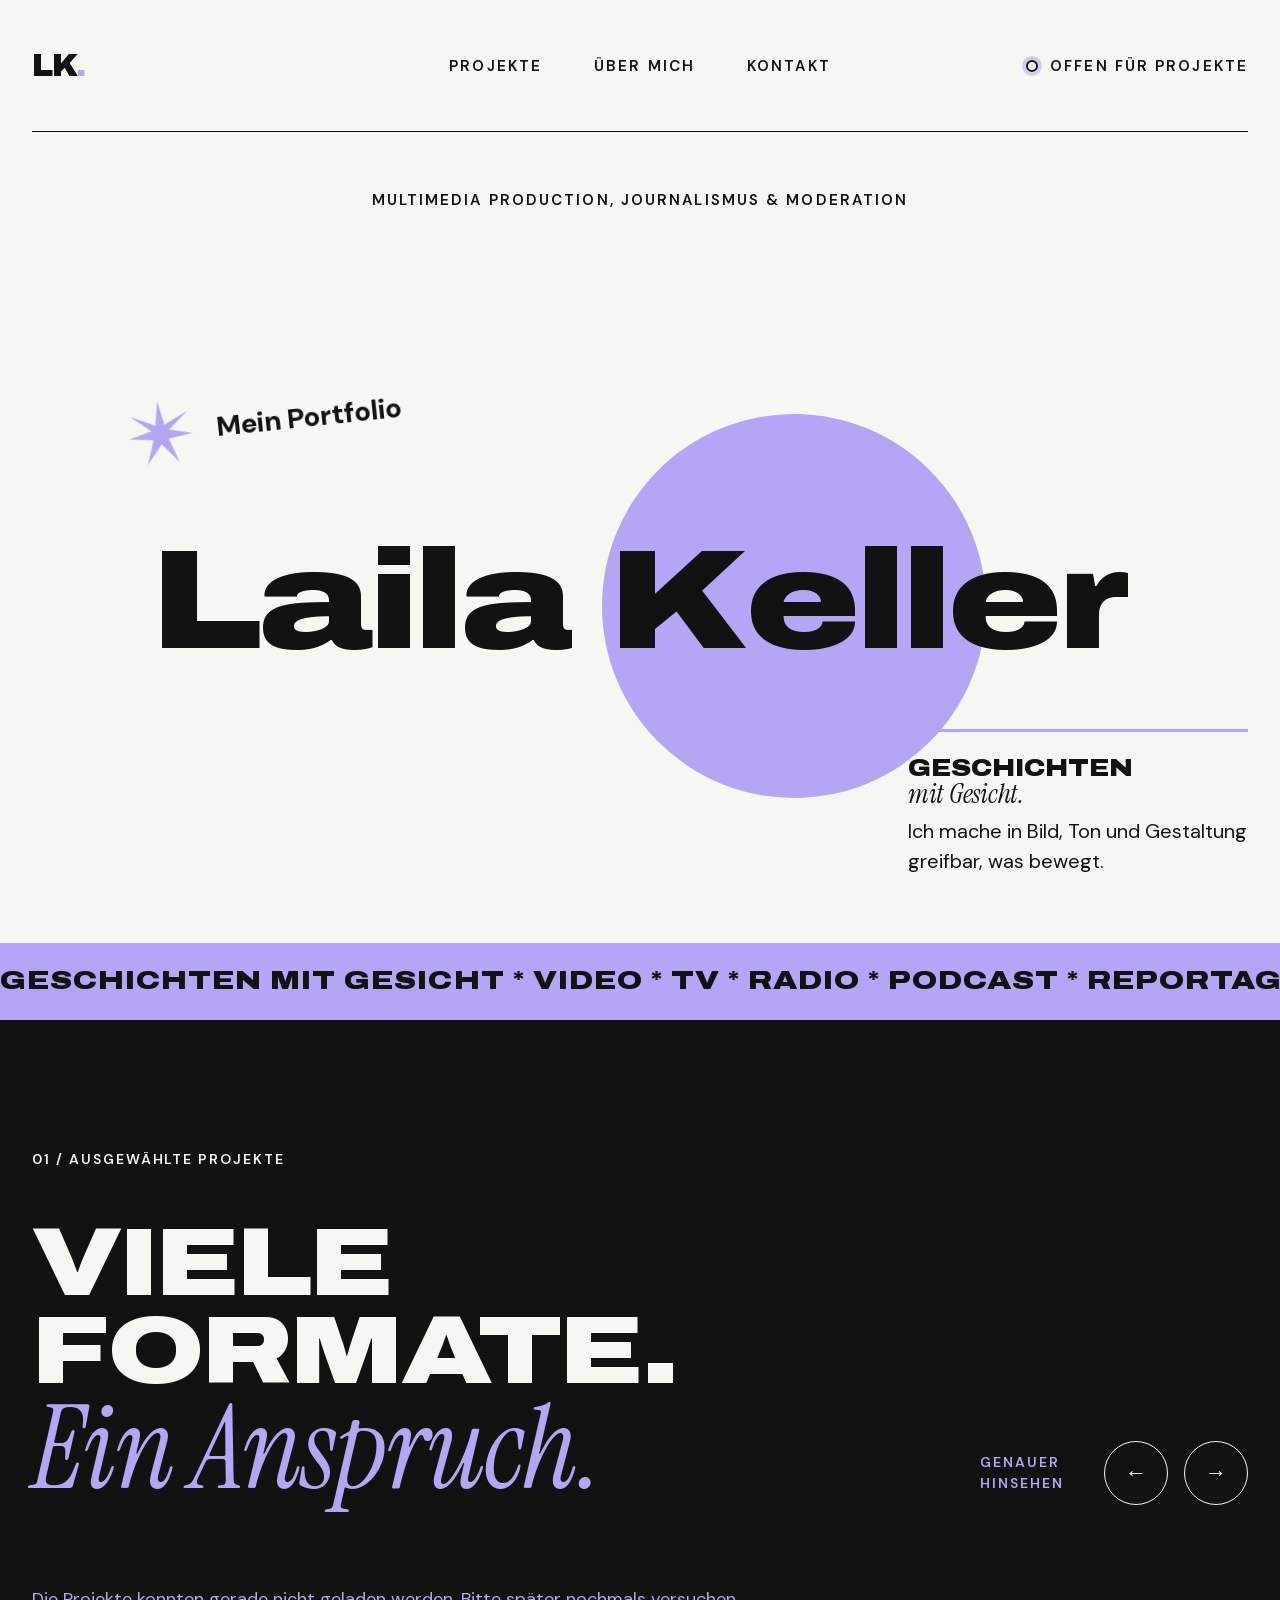
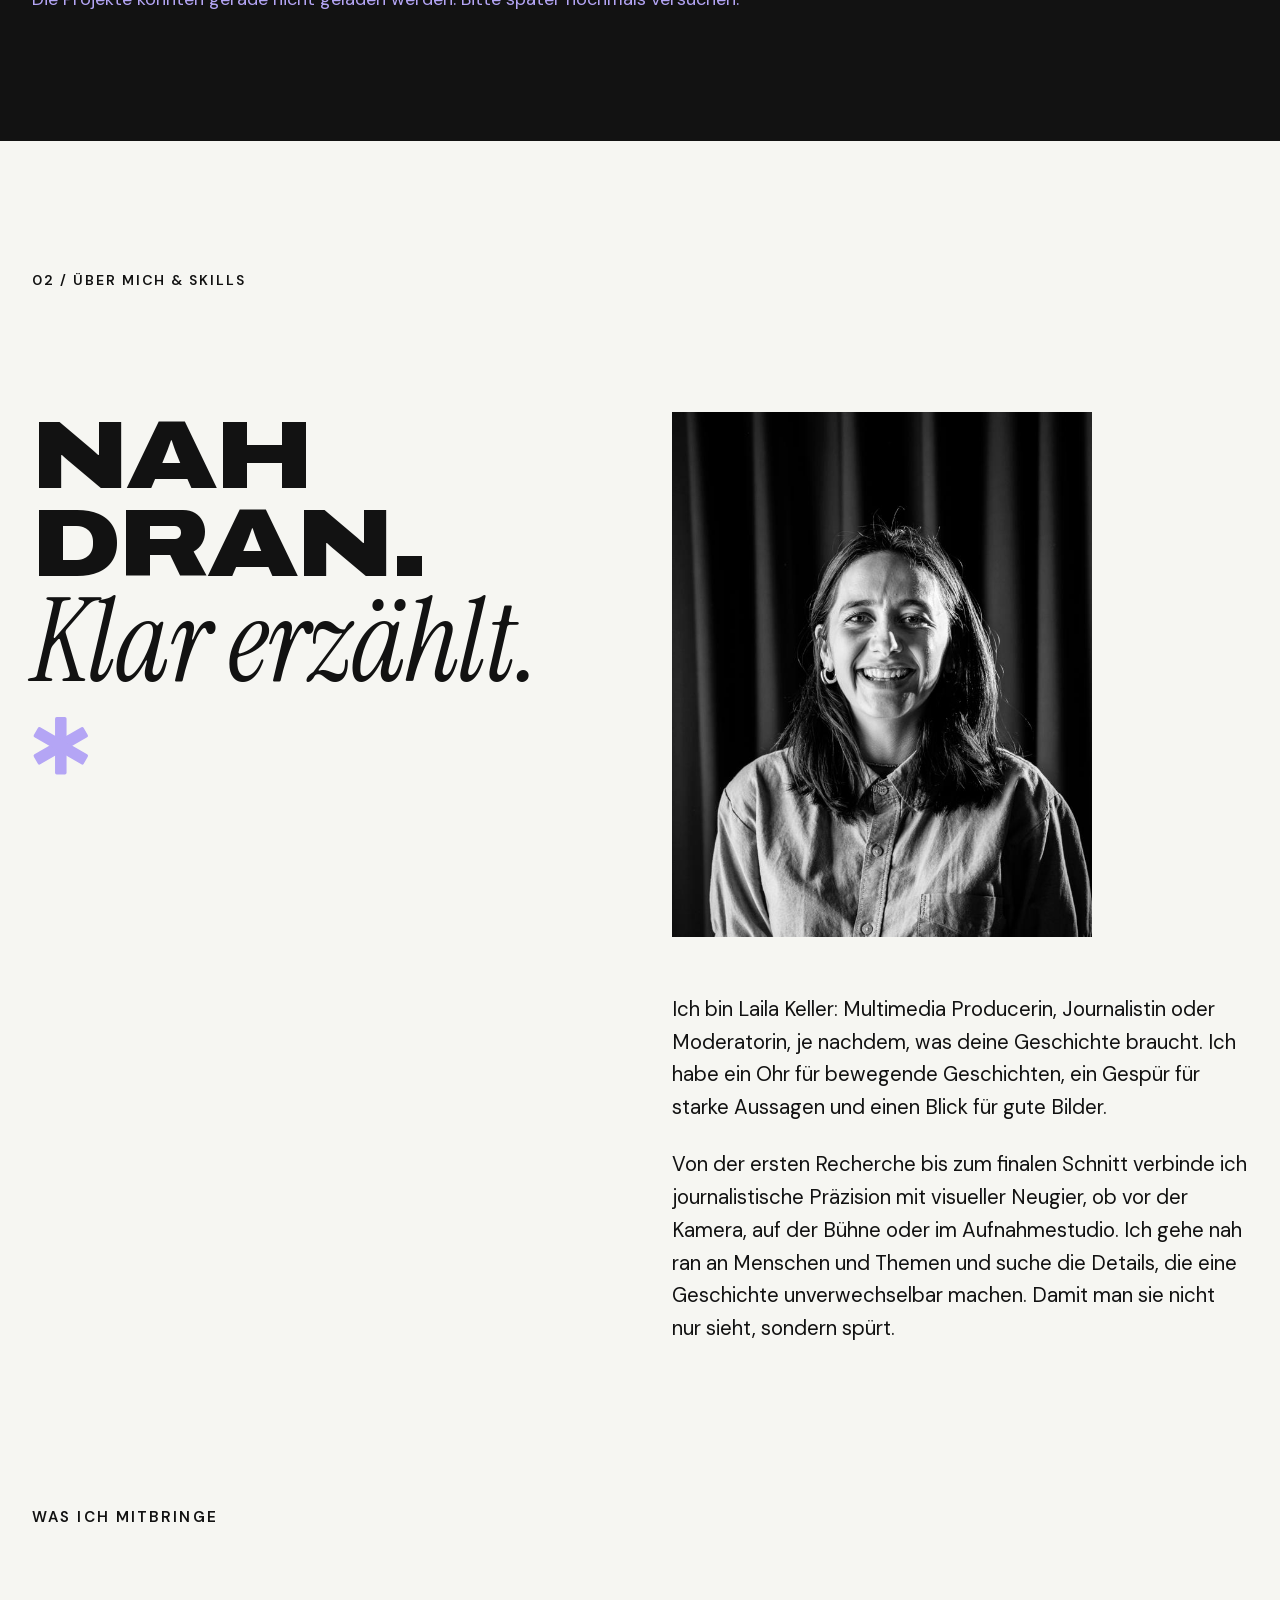
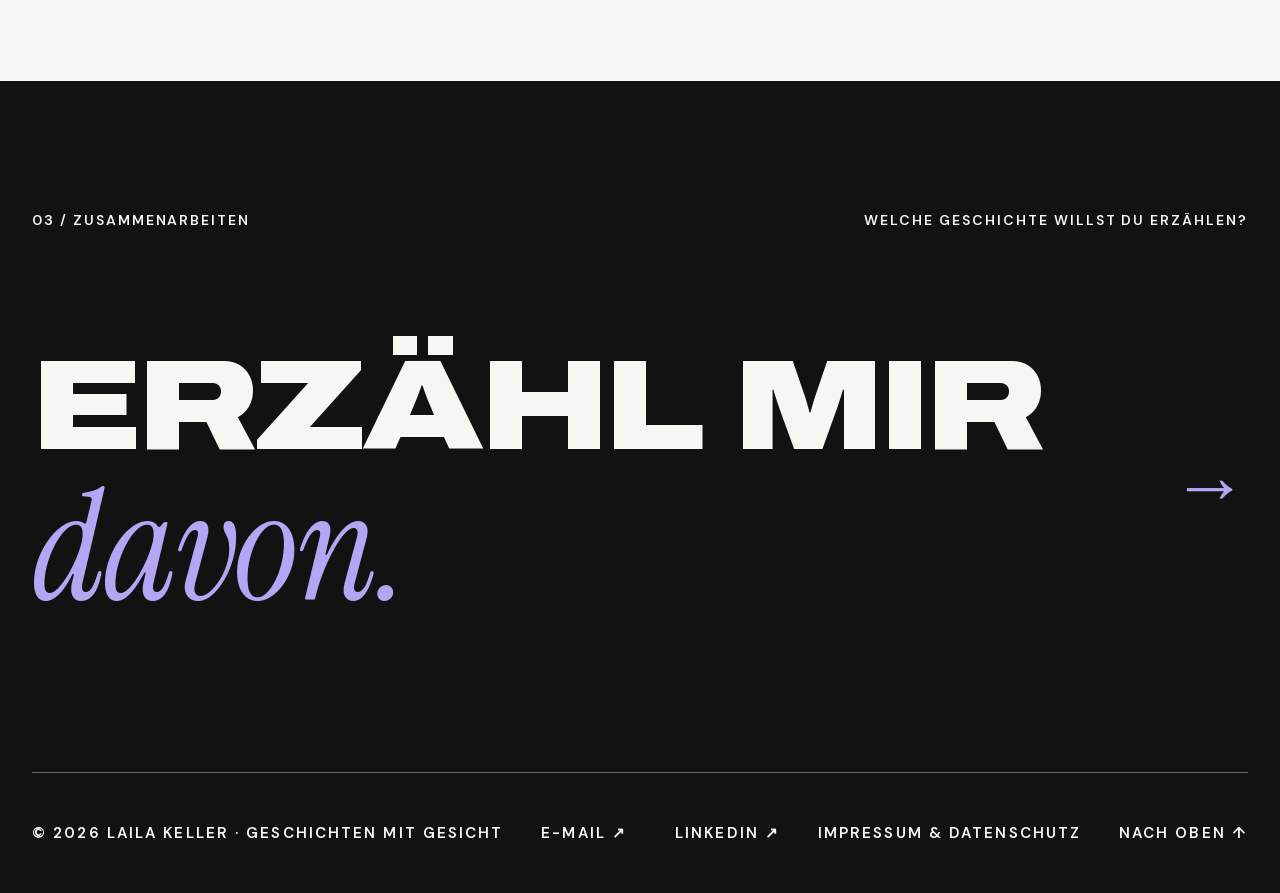
<file: index.html>
<!DOCTYPE html>
<html lang="de">
<head>
  <meta charset="UTF-8">
  <meta name="viewport" content="width=device-width, initial-scale=1.0">
  <title>Laila Keller · Geschichten mit Gesicht</title>
  <!-- Favicon: lila Stern im Browser-Tab (SVG für moderne Browser, PNG als Ersatz).
       Auf dem iPhone-Home-Bildschirm erscheint stattdessen das LK.-Logo. -->
  <link rel="icon" href="images/favicon.svg" type="image/svg+xml">
  <link rel="icon" href="images/favicon-32.png" sizes="32x32" type="image/png">
  <link rel="apple-touch-icon" href="images/apple-touch-icon.png">
  <meta name="apple-mobile-web-app-title" content="Laila Keller">
  <!-- Hauptadresse für Google: auch wer /index.html aufruft, ist dieselbe Seite -->
  <link rel="canonical" href="https://lailakeller.ch/">
  <meta name="description" content="Geschichten mit Gesicht: Portfolio von Laila Keller, Multimedia Production, Journalismus &amp; Moderation. Reportage, TV, Radio, Podcast und Design.">
  <!-- Vorschau beim Teilen (WhatsApp, LinkedIn, Signal, Slack …): "Open Graph".
       Diese Dienste lesen nur das HTML, kein JavaScript. Bild und Adresse
       deshalb vollständig mit https://lailakeller.ch angeben. -->
  <meta property="og:type" content="website">
  <meta property="og:site_name" content="Laila Keller">
  <meta property="og:locale" content="de_CH">
  <meta property="og:title" content="Laila Keller · Geschichten mit Gesicht">
  <meta property="og:description" content="Portfolio von Laila Keller: Multimedia Production, Journalismus und Moderation. Reportage, TV, Radio, Podcast und Design.">
  <meta property="og:url" content="https://lailakeller.ch/">
  <meta property="og:image" content="https://lailakeller.ch/images/og-bild.jpg">
  <meta property="og:image:width" content="1200">
  <meta property="og:image:height" content="630">
  <meta property="og:image:alt" content="Laila Keller, Geschichten mit Gesicht">
  <meta name="twitter:card" content="summary_large_image">

  <!-- Schriften: Archivo (Headlines), DM Sans (Fliesstext) und Instrument Serif
       kursiv (Akzent). Sie liegen auf dem eigenen Server, siehe css/schriften.css -->
  <link rel="stylesheet" href="css/schriften.css">

  <link rel="stylesheet" href="css/style.css">
</head>
<body>

  <!-- ===================== HEADER ===================== -->
  <header class="site-header">
    <div class="header-bar">
      <a href="#top" class="logo" aria-label="Zur Startseite">LK<span>.</span></a>

      <!-- Hamburger-Button: nur auf dem Handy sichtbar -->
      <button class="nav-toggle" aria-label="Menü öffnen" aria-expanded="false">
        <span></span><span></span>
      </button>

      <nav class="main-nav">
        <a href="#projekte">Projekte</a>
        <a href="#about">Über mich</a>
        <a href="#kontakt">Kontakt</a>
      </nav>

      <!-- Der Text kommt aus dem CMS (main.js lädt ihn). Bis dahin steht dieser Standardtext da. -->
      <p class="status"><span class="status-dot"></span><span class="status-text">Offen für Projekte</span></p>
    </div>
    <!-- Die zwei Teile bleiben je zusammen (white-space: nowrap). Ist zu wenig Platz,
         bricht die Zeile nach dem Komma um statt mitten in "Journalismus & Moderation". -->
    <p class="header-subline"><span class="nowrap">Multimedia Production,</span> <span class="nowrap">Journalismus &amp; Moderation</span></p>
  </header>

  <main id="top">

    <!-- ===================== HERO ===================== -->
    <section class="hero">
      <!-- Lila Kreis hinter dem Namen (nur Dekoration, darum aria-hidden) -->
      <div class="hero-circle" aria-hidden="true"></div>

      <div class="hero-label">
        <!-- Stern als SVG-Grafik -->
        <svg class="star" viewBox="0 0 100 100" aria-hidden="true">
          <polygon points="50,0 57,38 95,20 64,46 100,55 62,60 75,98 50,68 25,98 38,60 0,55 36,46 5,20 43,38" />
        </svg>
        <span>Mein Portfolio</span>
      </div>

      <h1 class="hero-name">Laila Keller</h1>

      <!-- Der Claim, der sich durch die ganze Seite zieht -->
      <p class="hero-claim">
        <strong class="hero-claim-title">Geschichten<span class="headline-accent">mit Gesicht.</span></strong>
        Ich mache in Bild, Ton und Gestaltung greifbar, was bewegt.
      </p>
    </section>

    <!-- ===================== LAUFBAND ===================== -->
    <!-- Der Text steht zweimal drin, damit das Band ohne Lücke endlos weiterläuft.
         Für Screenreader ausgeblendet, weil es nur Dekoration ist. -->
    <div class="ticker" aria-hidden="true">
      <div class="ticker-track">
        <span>Geschichten mit Gesicht * Video * TV * Radio * Podcast * Reportage * Moderation * Design *&nbsp;</span>
        <span>Geschichten mit Gesicht * Video * TV * Radio * Podcast * Reportage * Moderation * Design *&nbsp;</span>
      </div>
    </div>

    <!-- ===================== PROJEKTE ===================== -->
    <section class="work" id="projekte">
      <div class="work-head">
        <div>
          <p class="eyebrow">01 / Ausgewählte Projekte</p>
          <h2 class="headline">Viele Formate.<span class="headline-accent">Ein Anspruch.</span></h2>
        </div>
        <div class="work-controls">
          <!-- Passt zum Claim: Die Bilder bekommen Farbe, wenn man genau hinschaut -->
          <p class="hint">Genauer<br>hinsehen</p>
          <button class="round-btn" data-dir="-1" aria-label="Vorheriges Projekt">&larr;</button>
          <button class="round-btn" data-dir="1" aria-label="Nächstes Projekt">&rarr;</button>
        </div>
      </div>

      <!-- Die Projektkarten kommen aus der Datenbank:
           main.js holt sie über api/projekte.php und füllt sie hier ein. -->
      <div class="work-track"></div>

      <!-- Vorlage für EINE Projektkarte.
           Ein <template> wird vom Browser nicht angezeigt. JavaScript kopiert es
           für jedes Projekt und setzt Titel, Bild usw. ein. -->
      <template id="karten-vorlage">
        <article class="card">
          <div class="card-top">
            <span class="card-kategorie"></span>
            <span class="card-rolle"></span>
          </div>
          <figure class="card-visual">
            <img src="" alt="" loading="lazy">
          </figure>
          <p class="card-client"></p>
          <div class="card-bottom">
            <h3></h3>
            <a href="" class="round-btn dark">&rarr;</a>
          </div>
        </article>
      </template>
    </section>

    <!-- ===================== ABOUT & SKILLS ===================== -->
    <section class="about" id="about">
      <p class="eyebrow">02 / Über mich &amp; Skills</p>

      <div class="about-grid">
        <h2 class="headline">
          Nah<br>dran.<span class="headline-accent">Klar erzählt.</span>
          <svg class="asterisk" viewBox="0 0 100 100" aria-hidden="true">
            <rect x="40" y="0" width="20" height="100" rx="3" />
            <rect x="40" y="0" width="20" height="100" rx="3" transform="rotate(60 50 50)" />
            <rect x="40" y="0" width="20" height="100" rx="3" transform="rotate(-60 50 50)" />
          </svg>
        </h2>

        <div class="about-text">
          <!-- Achtung: Auf dem Server zählt Gross-/Kleinschreibung im Dateinamen -->
          <figure class="about-photo">
            <img src="images/portrait.jpg" alt="Porträt von Laila Keller" width="1280" height="853">
          </figure>
          <p class="lead">Ich bin Laila Keller: Multimedia Producerin, Journalistin oder Moderatorin, je nachdem, was deine Geschichte braucht. Ich habe ein Ohr für bewegende Geschichten, ein Gespür für starke Aussagen und einen Blick für gute Bilder.</p>
          <p>Von der ersten Recherche bis zum finalen Schnitt verbinde ich journalistische Präzision mit visueller Neugier, ob vor der Kamera, auf der Bühne oder im Aufnahmestudio. Ich gehe nah ran an Menschen und Themen und suche die Details, die eine Geschichte unverwechselbar machen. Damit man sie nicht nur sieht, sondern spürt.</p>
        </div>
      </div>

      <h3 class="skills-title">Was ich mitbringe</h3>

      <!-- Die Skills kommen aus der Datenbank: startseite.js lädt sie über api/skills.php -->
      <ul class="skills" id="skills-liste"></ul>

      <!-- Vorlage für EINEN Skill (wird für jeden Skill kopiert und befüllt) -->
      <template id="skill-vorlage">
        <li><span class="skill-nr"></span><span class="skill-name"></span><span class="skill-tool"></span></li>
      </template>
    </section>

  </main>

  <!-- ===================== KONTAKT / FOOTER ===================== -->
  <footer class="contact" id="kontakt">
    <div class="contact-top">
      <p class="eyebrow">03 / Zusammenarbeiten</p>
      <p class="eyebrow">Welche Geschichte willst du erzählen?</p>
    </div>

    <a href="mailto:laila.keller@silverfish.ch" class="contact-cta">
      <span class="contact-title">Erzähl mir<span class="headline-accent">davon.</span></span>
      <span class="contact-arrow" aria-hidden="true">&rarr;</span>
    </a>

    <div class="contact-bottom">
      <!-- Das Jahr wird von main.js automatisch auf das aktuelle Jahr gesetzt -->
      <p><span class="nowrap">&copy; <span class="aktuelles-jahr">2026</span> Laila Keller ·</span> <span class="nowrap">Geschichten mit Gesicht</span></p>
      <div class="contact-links">
        <a href="mailto:laila.keller@silverfish.ch">E-Mail ↗&#xFE0E;</a>
        <a href="https://www.linkedin.com/in/laila-keller-3611502a5" target="_blank" rel="noopener">LinkedIn ↗&#xFE0E;</a>
      </div>
      <a href="datenschutz.html">Impressum &amp; Datenschutz</a>
      <a href="#top">Nach oben ↑</a>
    </div>
  </footer>

  <script src="js/main.js"></script>
  <script src="js/startseite.js"></script>
</body>
</html>
</file>
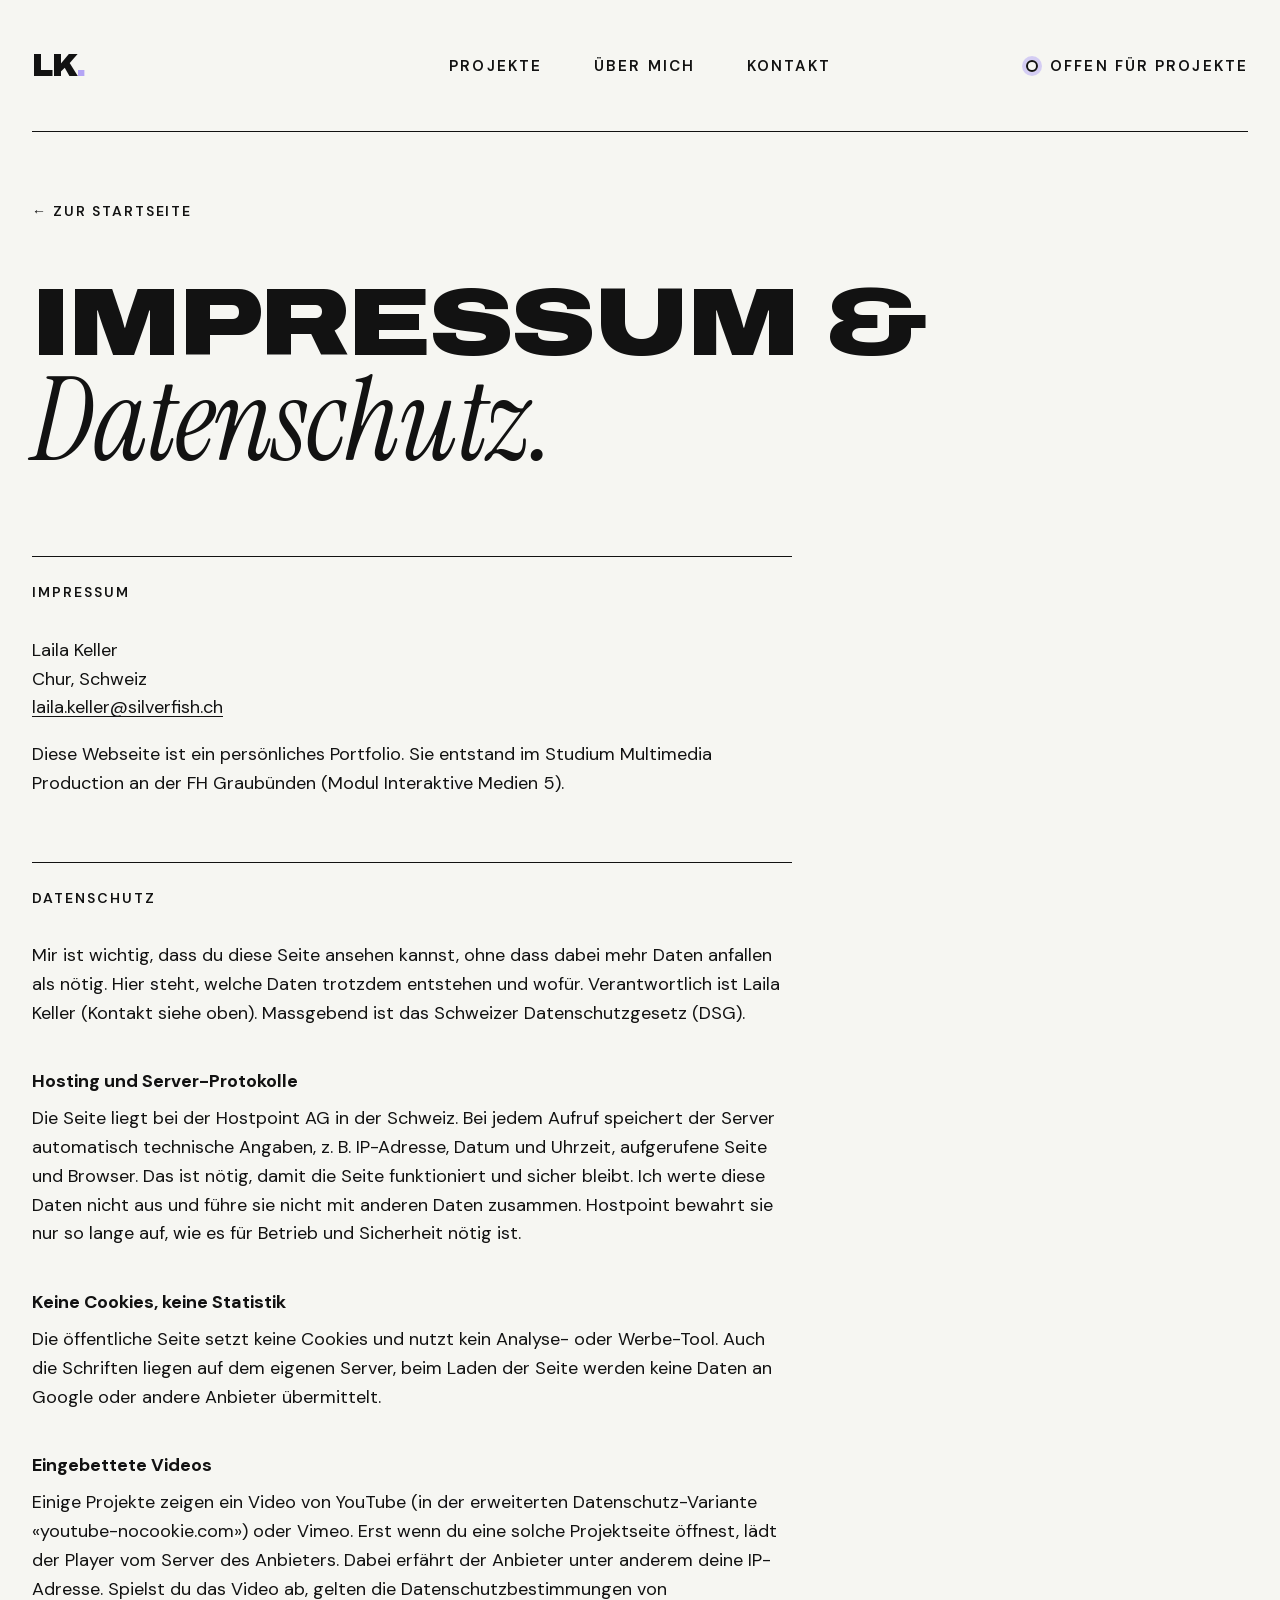
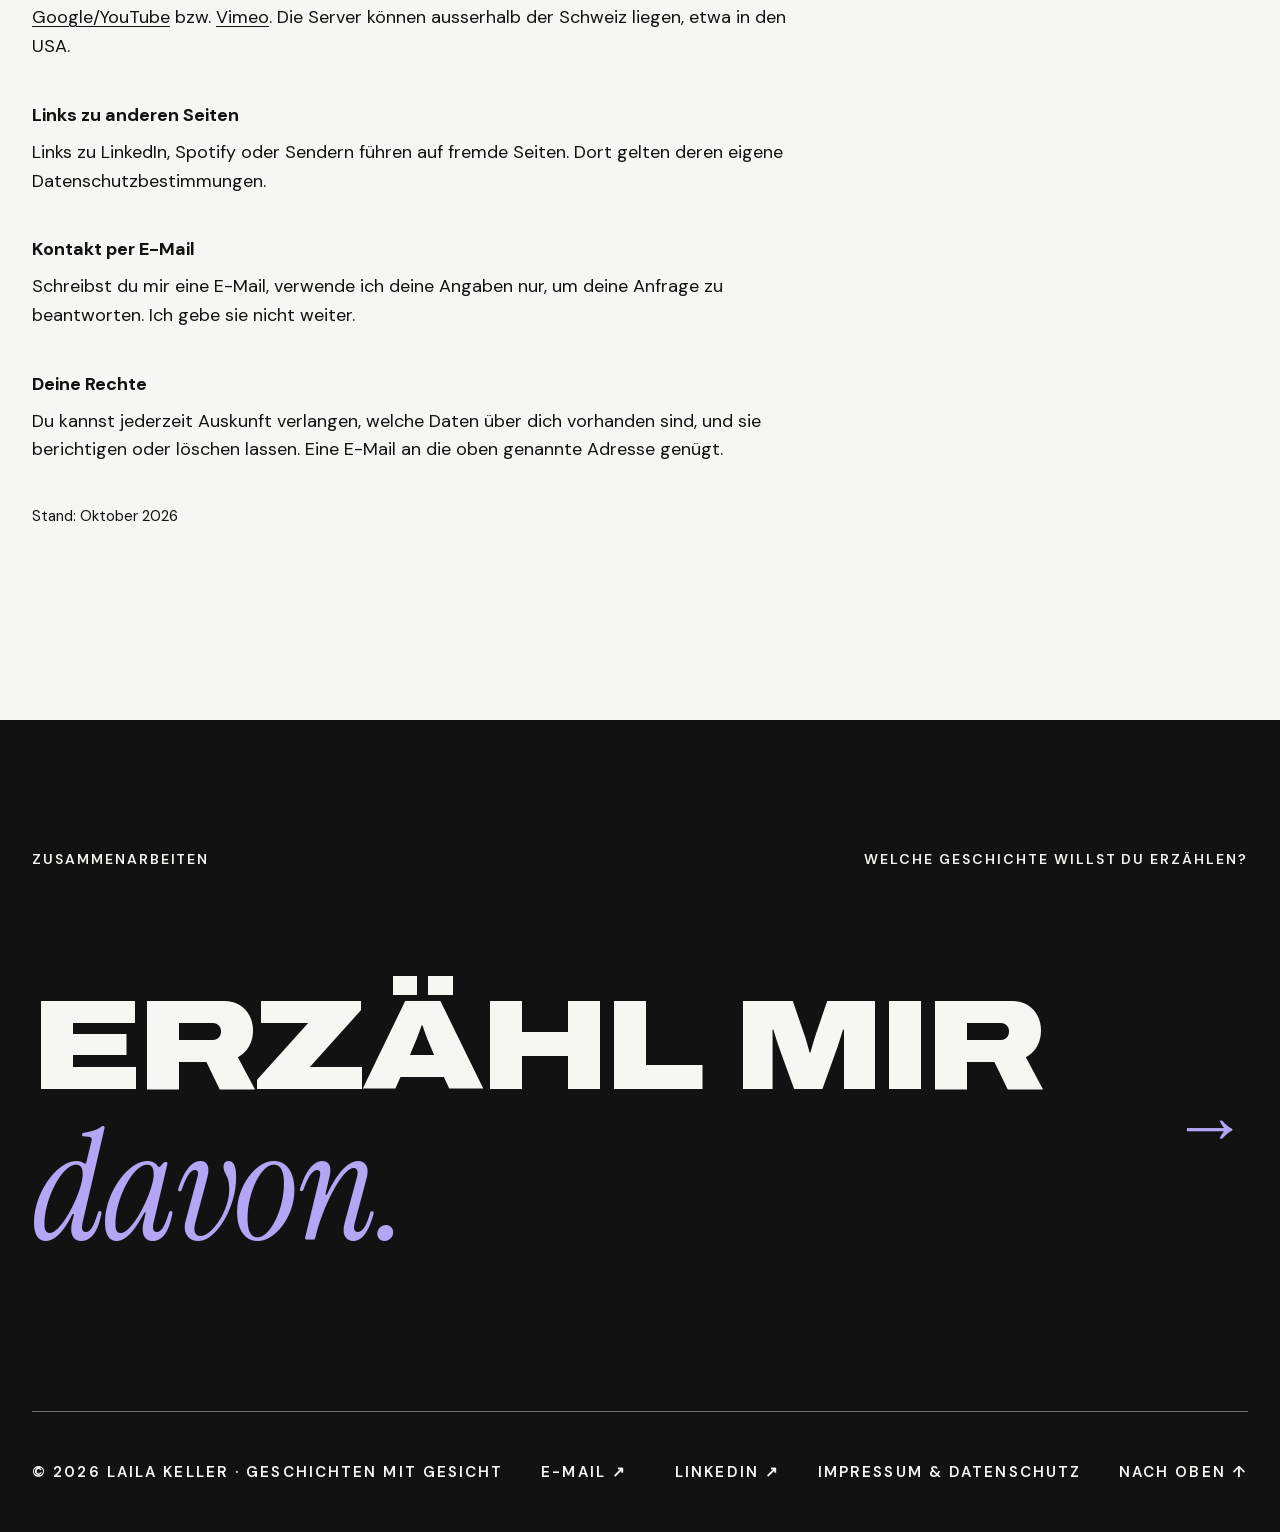
<file: datenschutz.html>
<!DOCTYPE html>
<html lang="de">
<head>
  <meta charset="UTF-8">
  <meta name="viewport" content="width=device-width, initial-scale=1.0">
  <title>Impressum &amp; Datenschutz · Laila Keller</title>
  <link rel="icon" href="images/favicon.svg" type="image/svg+xml">
  <link rel="icon" href="images/favicon-32.png" sizes="32x32" type="image/png">
  <link rel="apple-touch-icon" href="images/apple-touch-icon.png">
  <meta name="apple-mobile-web-app-title" content="Laila Keller">
  <meta name="description" content="Impressum und Datenschutzerklärung der Portfolio-Webseite von Laila Keller.">

  <!-- Schriften vom eigenen Server, siehe css/schriften.css -->
  <link rel="stylesheet" href="css/schriften.css">
  <link rel="stylesheet" href="css/style.css">
</head>
<body>

  <!-- ===================== HEADER (gleich wie auf der Detailseite) ===================== -->
  <header class="site-header">
    <div class="header-bar">
      <a href="index.html" class="logo" aria-label="Zur Startseite">LK<span>.</span></a>

      <button class="nav-toggle" aria-label="Menü öffnen" aria-expanded="false">
        <span></span><span></span>
      </button>

      <nav class="main-nav">
        <a href="index.html#projekte">Projekte</a>
        <a href="index.html#about">Über mich</a>
        <a href="#kontakt">Kontakt</a>
      </nav>

      <p class="status"><span class="status-dot"></span><span class="status-text">Offen für Projekte</span></p>
    </div>
  </header>

  <main id="top" class="legal">

    <a href="index.html" class="project-back">&larr; Zur Startseite</a>
    <h1 class="headline">Impressum &amp;<span class="headline-accent">Datenschutz.</span></h1>

    <!-- ===================== IMPRESSUM ===================== -->
    <section class="legal-block">
      <h2 class="eyebrow">Impressum</h2>
      <p>
        Laila Keller<br>
        Chur, Schweiz<br>
        <a href="mailto:laila.keller@silverfish.ch">laila.keller@silverfish.ch</a>
      </p>
      <p>Diese Webseite ist ein persönliches Portfolio. Sie entstand im Studium Multimedia Production an der FH Graubünden (Modul Interaktive Medien 5).</p>
    </section>

    <!-- ===================== DATENSCHUTZ ===================== -->
    <section class="legal-block">
      <h2 class="eyebrow">Datenschutz</h2>
      <p>Mir ist wichtig, dass du diese Seite ansehen kannst, ohne dass dabei mehr Daten anfallen als nötig. Hier steht, welche Daten trotzdem entstehen und wofür. Verantwortlich ist Laila Keller (Kontakt siehe oben). Massgebend ist das Schweizer Datenschutzgesetz (DSG).</p>

      <h3>Hosting und Server-Protokolle</h3>
      <p>Die Seite liegt bei der Hostpoint AG in der Schweiz. Bei jedem Aufruf speichert der Server automatisch technische Angaben, z. B. IP-Adresse, Datum und Uhrzeit, aufgerufene Seite und Browser. Das ist nötig, damit die Seite funktioniert und sicher bleibt. Ich werte diese Daten nicht aus und führe sie nicht mit anderen Daten zusammen. Hostpoint bewahrt sie nur so lange auf, wie es für Betrieb und Sicherheit nötig ist.</p>

      <h3>Keine Cookies, keine Statistik</h3>
      <p>Die öffentliche Seite setzt keine Cookies und nutzt kein Analyse- oder Werbe-Tool. Auch die Schriften liegen auf dem eigenen Server, beim Laden der Seite werden keine Daten an Google oder andere Anbieter übermittelt.</p>

      <h3>Eingebettete Videos</h3>
      <p>Einige Projekte zeigen ein Video von YouTube (in der erweiterten Datenschutz-Variante «youtube-nocookie.com») oder Vimeo. Erst wenn du eine solche Projektseite öffnest, lädt der Player vom Server des Anbieters. Dabei erfährt der Anbieter unter anderem deine IP-Adresse. Spielst du das Video ab, gelten die Datenschutzbestimmungen von <a href="https://policies.google.com/privacy" target="_blank" rel="noopener">Google/YouTube</a> bzw. <a href="https://vimeo.com/privacy" target="_blank" rel="noopener">Vimeo</a>. Die Server können ausserhalb der Schweiz liegen, etwa in den USA.</p>

      <h3>Links zu anderen Seiten</h3>
      <p>Links zu LinkedIn, Spotify oder Sendern führen auf fremde Seiten. Dort gelten deren eigene Datenschutzbestimmungen.</p>

      <h3>Kontakt per E-Mail</h3>
      <p>Schreibst du mir eine E-Mail, verwende ich deine Angaben nur, um deine Anfrage zu beantworten. Ich gebe sie nicht weiter.</p>

      <h3>Deine Rechte</h3>
      <p>Du kannst jederzeit Auskunft verlangen, welche Daten über dich vorhanden sind, und sie berichtigen oder löschen lassen. Eine E-Mail an die oben genannte Adresse genügt.</p>

      <p class="legal-stand">Stand: Oktober 2026</p>
    </section>

  </main>

  <!-- ===================== KONTAKT / FOOTER ===================== -->
  <footer class="contact" id="kontakt">
    <div class="contact-top">
      <p class="eyebrow">Zusammenarbeiten</p>
      <p class="eyebrow">Welche Geschichte willst du erzählen?</p>
    </div>

    <a href="mailto:laila.keller@silverfish.ch" class="contact-cta">
      <span class="contact-title">Erzähl mir<span class="headline-accent">davon.</span></span>
      <span class="contact-arrow" aria-hidden="true">&rarr;</span>
    </a>

    <div class="contact-bottom">
      <p><span class="nowrap">&copy; <span class="aktuelles-jahr">2026</span> Laila Keller ·</span> <span class="nowrap">Geschichten mit Gesicht</span></p>
      <div class="contact-links">
        <a href="mailto:laila.keller@silverfish.ch">E-Mail ↗&#xFE0E;</a>
        <a href="https://www.linkedin.com/in/laila-keller-3611502a5" target="_blank" rel="noopener">LinkedIn ↗&#xFE0E;</a>
      </div>
      <a href="datenschutz.html" aria-current="page">Impressum &amp; Datenschutz</a>
      <a href="#top">Nach oben ↑</a>
    </div>
  </footer>

  <script src="js/main.js"></script>
</body>
</html>
</file>
<file: css/schriften.css>
/* =========================================================
   SCHRIFTEN – direkt vom eigenen Server
   Archivo (Headlines), DM Sans (Fliesstext), Instrument Serif kursiv (Akzent).
   Früher kamen sie von Google Fonts. Dabei schickt jeder Besuch die
   IP-Adresse an Google. Jetzt liegen die Dateien im Ordner fonts/.

   Je Schrift zwei Dateien: "latin" (Deutsch, Englisch, Französisch …)
   und "latin-ext" (weitere Buchstaben wie ł oder ő). Dank unicode-range
   lädt der Browser die zweite nur, wenn so ein Zeichen vorkommt.
   Archivo und DM Sans sind "variable" Schriften: eine Datei enthält alle
   Stärken (font-weight) und bei Archivo auch alle Breiten (font-stretch).

   Lizenz: alle drei SIL Open Font License, frei nutzbar.
   ========================================================= */

/* Archivo, latin-ext */
@font-face {
  font-family: 'Archivo';
  font-style: normal;
  font-weight: 100 900;
  font-stretch: 62% 125%;
  font-display: swap;
  src: url(../fonts/archivo-latin-ext.woff2) format('woff2');
  unicode-range: U+0100-02BA, U+02BD-02C5, U+02C7-02CC, U+02CE-02D7, U+02DD-02FF, U+0304, U+0308, U+0329, U+1D00-1DBF, U+1E00-1E9F, U+1EF2-1EFF, U+2020, U+20A0-20AB, U+20AD-20C4, U+2113, U+2C60-2C7F, U+A720-A7FF;
}

/* Archivo, latin */
@font-face {
  font-family: 'Archivo';
  font-style: normal;
  font-weight: 100 900;
  font-stretch: 62% 125%;
  font-display: swap;
  src: url(../fonts/archivo-latin.woff2) format('woff2');
  unicode-range: U+0000-00FF, U+0131, U+0152-0153, U+02BB-02BC, U+02C6, U+02DA, U+02DC, U+0304, U+0308, U+0329, U+2000-206F, U+20AC, U+2122, U+2191, U+2193, U+2212, U+2215, U+FEFF, U+FFFD;
}

/* DM Sans, latin-ext */
@font-face {
  font-family: 'DM Sans';
  font-style: normal;
  font-weight: 400 700;
  font-display: swap;
  src: url(../fonts/dm-sans-latin-ext.woff2) format('woff2');
  unicode-range: U+0100-02BA, U+02BD-02C5, U+02C7-02CC, U+02CE-02D7, U+02DD-02FF, U+0304, U+0308, U+0329, U+1D00-1DBF, U+1E00-1E9F, U+1EF2-1EFF, U+2020, U+20A0-20AB, U+20AD-20C4, U+2113, U+2C60-2C7F, U+A720-A7FF;
}

/* DM Sans, latin */
@font-face {
  font-family: 'DM Sans';
  font-style: normal;
  font-weight: 400 700;
  font-display: swap;
  src: url(../fonts/dm-sans-latin.woff2) format('woff2');
  unicode-range: U+0000-00FF, U+0131, U+0152-0153, U+02BB-02BC, U+02C6, U+02DA, U+02DC, U+0304, U+0308, U+0329, U+2000-206F, U+20AC, U+2122, U+2191, U+2193, U+2212, U+2215, U+FEFF, U+FFFD;
}

/* Instrument Serif, latin-ext */
@font-face {
  font-family: 'Instrument Serif';
  font-style: italic;
  font-weight: 400;
  font-display: swap;
  src: url(../fonts/instrument-serif-latin-ext.woff2) format('woff2');
  unicode-range: U+0100-02BA, U+02BD-02C5, U+02C7-02CC, U+02CE-02D7, U+02DD-02FF, U+0304, U+0308, U+0329, U+1D00-1DBF, U+1E00-1E9F, U+1EF2-1EFF, U+2020, U+20A0-20AB, U+20AD-20C4, U+2113, U+2C60-2C7F, U+A720-A7FF;
}

/* Instrument Serif, latin */
@font-face {
  font-family: 'Instrument Serif';
  font-style: italic;
  font-weight: 400;
  font-display: swap;
  src: url(../fonts/instrument-serif-latin.woff2) format('woff2');
  unicode-range: U+0000-00FF, U+0131, U+0152-0153, U+02BB-02BC, U+02C6, U+02DA, U+02DC, U+0304, U+0308, U+0329, U+2000-206F, U+20AC, U+2122, U+2191, U+2193, U+2212, U+2215, U+FEFF, U+FFFD;
}
</file>
<file: css/style.css>
/* =========================================================
   PORTFOLIO – Laila Keller
   Aufbau dieser Datei:
   1. Variablen (Farben, Schriften, Abstände)
   2. Grundeinstellungen
   3. Wiederverwendbare Elemente
   4. Header
   5. Hero
   6. Projekte
   7. About & Skills
   8. Kontakt / Footer
   9. Projekt-Detailseite (projekt.html)
   10. Mobile Anpassungen
   ========================================================= */


/* ---------- 1. VARIABLEN ----------
   Hier änderst du Farben und Schriften zentral für die ganze Seite. */
:root {
  --color-light: #f6f6f2;      /* heller Hintergrund */
  --color-card: #e8e8e4;       /* Hintergrund der Projektkarten */
  --color-dark: #121212;       /* dunkler Hintergrund und Text */
  --color-accent: #b4a5f5;     /* Lavendel */
  --color-line: #121212;

  --font-display: "Archivo", "Arial Black", sans-serif;
  --font-body: "DM Sans", Arial, sans-serif;
  --font-accent: "Instrument Serif", Georgia, serif;   /* nur kursiv, als Kontrast */

  --gutter: clamp(16px, 2.5vw, 48px);   /* Seitenrand links und rechts */
  --section-space: clamp(80px, 10vw, 180px);
}


/* ---------- 2. GRUNDEINSTELLUNGEN ---------- */
*,
*::before,
*::after {
  box-sizing: border-box;
  margin: 0;
  padding: 0;
}

html {
  scroll-behavior: smooth;
}

body {
  background: var(--color-light);
  color: var(--color-dark);
  font-family: var(--font-body);
  font-size: 18px;
  line-height: 1.6;
  -webkit-font-smoothing: antialiased;
}

a {
  color: inherit;
  text-decoration: none;
}

/* Wörter, die nicht auseinandergerissen werden sollen */
.nowrap {
  white-space: nowrap;
}

ul {
  list-style: none;
}

/* Elemente mit dem Attribut "hidden" sicher ausblenden,
   auch wenn sie in dieser Datei ein eigenes display haben */
[hidden] {
  display: none !important;
}

button {
  font: inherit;
  color: inherit;
  background: none;
  border: none;
  cursor: pointer;
}


/* ---------- 3. WIEDERVERWENDBARE ELEMENTE ---------- */

/* Kleine Überschrift über den Sektionen, z. B. "01 / SELECTED WORK" */
.eyebrow {
  font-size: 14px;
  font-weight: 600;
  letter-spacing: 0.14em;
  text-transform: uppercase;
}

/* Grosse, breite Headline */
.headline {
  font-family: var(--font-display);
  font-weight: 900;
  font-stretch: 125%;
  font-variation-settings: "wdth" 125;
  text-transform: uppercase;
  line-height: 0.92;
  letter-spacing: -0.02em;
  font-size: clamp(48px, 7.5vw, 140px);
}

/* Akzent in Überschriften: die zweite Zeile in feiner, kursiver Serifenschrift.
   Der Kontrast zur fetten, breiten Archivo macht die Überschrift ruhiger
   (Magazin-Look). Sparsam einsetzen, sonst verliert er seine Wirkung.
   Eine Serifenschrift wirkt bei gleicher Grösse kleiner, darum 1.2em. */
.headline-accent {
  display: block;
  font-family: var(--font-accent);
  font-style: italic;
  font-weight: 400;
  font-stretch: normal;
  font-variation-settings: normal;
  text-transform: none;
  letter-spacing: -0.01em;
  font-size: 1.2em;
  line-height: 0.95;
}

/* Runder Pfeil-Button */
.round-btn {
  display: inline-grid;
  place-items: center;
  width: 64px;
  height: 64px;
  border: 1.5px solid currentColor;
  border-radius: 50%;
  font-size: 22px;
  flex-shrink: 0;
  transition: background 0.2s, color 0.2s;
}

.round-btn:hover {
  background: var(--color-accent);
  border-color: var(--color-accent);
  color: var(--color-dark);
}


/* ---------- 4. HEADER ---------- */
.site-header {
  padding: 0 var(--gutter);
  background: var(--color-light);
}

/* Drei Spalten: links und rechts gleich breit (1fr), die Mitte so breit wie nötig (auto).
   So steht die Navigation genau in der Mitte, egal wie breit Logo und Status sind. */
.header-bar {
  display: grid;
  grid-template-columns: 1fr auto 1fr;
  align-items: center;
  gap: 24px;
  padding: 40px 0;
  border-bottom: 1.5px solid var(--color-line);
}

.logo {
  font-family: var(--font-display);
  font-weight: 900;
  font-size: 32px;
  letter-spacing: -0.04em;
}

.logo span {
  color: var(--color-accent);
}

.main-nav {
  display: flex;
  gap: 52px;
}

.main-nav a,
.status,
.header-subline {
  font-size: 15px;
  font-weight: 600;
  letter-spacing: 0.14em;
  text-transform: uppercase;
}

.main-nav a:hover {
  color: var(--color-accent);
}

.status {
  display: flex;
  align-items: center;
  gap: 12px;
  justify-self: end;   /* in der rechten Spalte ganz nach rechts schieben */
}

/* Kleiner, pulsierender Punkt vor "Available for projects" */
.status-dot {
  width: 12px;
  height: 12px;
  border: 2px solid var(--color-dark);
  border-radius: 50%;
  box-shadow: 0 0 0 4px rgba(180, 165, 245, 0.5);
  animation: pulse 2s infinite;
}

@keyframes pulse {
  50% { box-shadow: 0 0 0 7px rgba(180, 165, 245, 0.15); }
}

.header-subline {
  text-align: center;
  padding: 56px 0;
}

/* Hamburger nur auf dem Handy (siehe Teil 9) */
.nav-toggle {
  display: none;
}


/* ---------- 5. HERO ---------- */
/* Der Hero kommt ohne Foto aus: nur Typografie auf hellem Grund.
   So entsteht ein klarer Wechsel zum dunklen Teil "Selected Work".
   Das Porträt ist kleiner im Teil "Über mich" eingebunden. */
.hero {
  position: relative;
  min-height: 75vh;
  display: flex;
  align-items: center;
  justify-content: center;
  padding: var(--gutter);
  overflow: hidden;
  background: var(--color-light);
}

/* --- Lila Kreis hinter dem Namen ---
   --size ist der Durchmesser. Mit left/top wird der Kreis so verschoben,
   dass seine Mitte bei 62 % der Breite und 50 % der Höhe liegt.
   Wie der Kreis aus dem Punkt hinter dem Namen entsteht, steht in main.js. */
.hero-circle {
  --size: clamp(220px, 30vw, 520px);
  position: absolute;
  width: var(--size);
  height: var(--size);
  left: calc(62% - var(--size) / 2);
  top: calc(50% - var(--size) / 2);
  border-radius: 50%;
  background: var(--color-accent);
  /* --mx und --my setzt main.js, wenn sich die Maus bewegt */
  translate: var(--mx, 0px) var(--my, 0px);
  transition: translate 0.8s ease-out;
}

/* Name, Stern und Claim liegen über dem Kreis */
.hero-name,
.hero-label,
.hero-claim {
  z-index: 1;
}

.hero-name {
  position: relative;
  font-family: var(--font-display);
  font-weight: 900;
  font-stretch: 125%;
  font-variation-settings: "wdth" 125;
  color: var(--color-dark);
  font-size: clamp(56px, 11vw, 220px);
  line-height: 1;
  letter-spacing: -0.02em;
  text-align: center;
  white-space: nowrap;
}

/* --- Animation des Namens ---
   JavaScript (main.js) verpackt jedes Wort und jeden Buchstaben in ein <span>.
   Das Wort ist wie ein Fenster (overflow: hidden): Die Buchstaben starten
   unterhalb davon und gleiten nacheinander nach oben ins Bild. */
.hero-name .word {
  display: inline-block;
  overflow: hidden;
  vertical-align: top;
  padding-bottom: 0.06em;   /* etwas Luft, damit nichts abgeschnitten wird */
}

.hero-name .letter {
  display: inline-block;
  transform: translateY(110%);   /* Start: unsichtbar unter dem Fenster */
  animation: rise 0.9s cubic-bezier(0.2, 0.8, 0.2, 1) forwards;
  /* --i ist die Nummer des Buchstabens (setzt main.js).
     Jeder Buchstabe startet 60 ms nach dem vorherigen. */
  animation-delay: calc(var(--i) * 60ms);
}

@keyframes rise {
  to { transform: translateY(0); }
}

/* Stern und Claim erscheinen, nachdem der Name fertig ist */
.hero-label,
.hero-claim {
  opacity: 0;
  animation: fade-up 0.8s ease-out forwards;
}

.hero-label { animation-delay: 0.9s; }
.hero-claim { animation-delay: 1.2s; }

@keyframes fade-up {
  from { opacity: 0; translate: 0 20px; }
  to   { opacity: 1; translate: 0 0; }
}

/* Lila Punkt hinter dem Namen, wie beim Logo "LK.".
   Kein Text-Punkt, sondern ein kleiner Kreis, damit main.js seine
   Grösse und Position genau messen kann.
   Er "ploppt" nach den Buchstaben auf: Die Kurve cubic-bezier mit
   1.6 schiesst kurz über die volle Grösse hinaus und federt zurück. */
.hero-name .dot {
  display: inline-block;
  width: 0.18em;
  height: 0.18em;
  margin-left: 0.06em;
  /* Negativer Abstand rechts = Breite + Abstand links (0.18em + 0.06em).
     So zählt der Punkt beim Zentrieren nicht mit, und "Keller" steht genau
     unter "Laila". Gezeichnet wird er trotzdem ganz normal hinter dem Wort. */
  margin-right: -0.24em;
  border-radius: 50%;
  background: var(--color-accent);
  scale: 0;
  animation: pop 0.5s cubic-bezier(0.3, 1.6, 0.5, 1) 1s forwards;
}

@keyframes pop {
  to { scale: 1; }
}

/* Wer im Betriebssystem "Bewegung reduzieren" eingestellt hat,
   bekommt alles sofort und ohne Animation zu sehen:
   den Kreis an seinem Platz, ohne Punkt. */
@media (prefers-reduced-motion: reduce) {
  .hero-name .letter,
  .hero-label,
  .hero-claim,
  .ticker span {
    animation: none;
    transform: none;
    opacity: 1;
  }

  .hero-name .dot {
    display: none;
  }
}

.hero-label {
  position: absolute;
  top: 18%;
  left: 10%;
  display: flex;
  align-items: center;
  gap: 24px;
  color: var(--color-dark);
  font-weight: 700;
  font-size: clamp(20px, 2.2vw, 34px);
  rotate: -6deg;   /* eigene Eigenschaft, damit sie sich nicht mit der Animation beisst */
}

.star {
  width: clamp(48px, 5vw, 80px);
  fill: var(--color-accent);
  animation: spin 18s linear infinite;
}

@keyframes spin {
  to { transform: rotate(360deg); }
}

.hero-claim {
  position: absolute;
  right: var(--gutter);
  bottom: 10%;
  max-width: 340px;
  padding-top: 24px;
  border-top: 3px solid var(--color-accent);
  color: var(--color-dark);
  font-size: 20px;
  line-height: 1.5;
}


/* Der Claim "Geschichten mit Gesicht." in der breiten Headline-Schrift,
   darunter der erklärende Satz in normaler Schrift */
.hero-claim-title {
  display: block;
  margin-bottom: 8px;
  font-family: var(--font-display);
  font-weight: 900;
  font-stretch: 125%;
  font-variation-settings: "wdth" 125;
  text-transform: uppercase;
  font-size: clamp(20px, 1.8vw, 28px);
  line-height: 1.1;
}

/* --- Laufband zwischen Hero und Projekten ---
   Der Text steht zweimal hintereinander (zwei gleiche <span>). Beide Spans
   rutschen gleichzeitig um ihre eigene Breite nach links. In diesem Moment
   steht der zweite Text genau dort, wo der erste begonnen hat, und die
   Animation beginnt unbemerkt von vorn.

   Warum jeder Span einzeln animiert wird und nicht die ganze Reihe:
   Safari auf dem iPhone malt ein bewegtes Element als Bild in den
   Grafikspeicher. Die ganze Reihe war bei dreifacher Pixeldichte zu breit
   dafür. Safari hat sie dann in Kacheln zerlegt und zu spät gemalt, das
   gab Lücken und Ruckeln. Einzeln ist jedes Stück nur halb so breit. */
.ticker {
  overflow: hidden;
  background: var(--color-accent);
  color: var(--color-dark);
  padding: 18px 0;
}

.ticker-track {
  display: flex;
  width: max-content;   /* so breit wie der ganze Text, nicht wie der Bildschirm */
}

.ticker span {
  flex-shrink: 0;
  font-family: var(--font-display);
  font-weight: 900;
  font-stretch: 125%;
  font-variation-settings: "wdth" 125;
  text-transform: uppercase;
  font-size: clamp(18px, 2vw, 28px);
  letter-spacing: 0.04em;
  white-space: nowrap;
  animation: ticker 30s linear infinite;
  will-change: transform;   /* dem Browser vorher sagen, dass sich das bewegt */
}

/* translate3d statt translateX: sorgt dafür, dass die Grafikkarte die
   Bewegung übernimmt, das läuft flüssiger */
@keyframes ticker {
  from { transform: translate3d(0, 0, 0); }
  to   { transform: translate3d(-100%, 0, 0); }
}


/* ---------- 6. PROJEKTE ---------- */
.work {
  background: var(--color-dark);
  color: var(--color-light);
  padding: var(--section-space) 0;
}

.work-head {
  display: flex;
  align-items: flex-end;
  justify-content: space-between;
  gap: 32px;
  padding: 0 var(--gutter);
  margin-bottom: 80px;
}

.work-head .eyebrow {
  margin-bottom: 48px;
}

/* Auf dunklem Grund ist der Akzent lavendel */
.work-head .headline-accent {
  color: var(--color-accent);
}

.work-controls {
  display: flex;
  align-items: center;
  gap: 16px;
}

.hint {
  color: var(--color-accent);
  font-size: 14px;
  font-weight: 600;
  letter-spacing: 0.14em;
  text-transform: uppercase;
  line-height: 1.5;
  margin-right: 24px;
}

/* Horizontale Reihe mit Karten, die man seitlich scrollt */
/* Die Karten stehen in einem gemeinsamen Raster nebeneinander (eine Spalte
   pro Karte). Die vier Zeilen des Rasters (Kopf, Bild, Rahmen, Titel) teilen
   sich alle Karten über "subgrid" (siehe .card). So ist z. B. die Kopfzeile
   in jeder Karte so hoch wie die längste, und alle Titel beginnen auf
   derselben Höhe, egal wie viel Text darüber steht. */
.work-track {
  display: grid;
  grid-auto-flow: column;                    /* neue Karten kommen rechts dazu */
  grid-auto-columns: min(64vw, 1080px);      /* Breite einer Karte */
  grid-template-rows: auto auto auto 1fr;    /* Kopf, Bild, Rahmen, Titel */
  column-gap: 32px;
  padding: 0 var(--gutter);
  overflow-x: auto;
  scroll-snap-type: x mandatory;
  scroll-padding: 0 var(--gutter);
  scrollbar-width: none;              /* Scrollbalken verstecken (Firefox) */
}

.work-track::-webkit-scrollbar {
  display: none;                      /* Scrollbalken verstecken (Chrome, Safari) */
}

.card {
  grid-row: span 4;               /* jede Karte belegt alle vier Zeilen */
  display: grid;
  grid-template-rows: subgrid;    /* ... und übernimmt deren Höhen */
  padding: 40px;
  background: var(--color-card);
  color: var(--color-dark);
  scroll-snap-align: start;
  min-width: 0;   /* Karte wird nie breiter als vorgesehen, auch bei langen Wörtern */
}

.card-top {
  display: flex;
  justify-content: space-between;
  padding-bottom: 24px;
  border-bottom: 1.5px solid var(--color-line);
  font-size: 14px;
  font-weight: 600;
  letter-spacing: 0.12em;
  text-transform: uppercase;
}

/* Vorschaubild des Projekts.
   Alle Bilder bekommen dasselbe Format (3:2), auch wenn die Originale
   unterschiedlich sind. object-fit: cover schneidet den Rest ab. */
.card-visual {
  aspect-ratio: 3 / 2;
  margin: 40px 0;
  overflow: hidden;
  background: var(--color-dark);
}

.card-visual img {
  display: block;
  width: 100%;
  height: 100%;
  object-fit: cover;
  filter: grayscale(1);
  transition: filter 0.4s, transform 0.6s;
}

/* Hinweis, falls die Projekte nicht aus der Datenbank geladen werden konnten */
.work-error {
  color: var(--color-accent);
  font-size: 18px;
}

/* "Hover to reveal color": beim Darüberfahren wird das Bild farbig
   und zoomt ganz leicht heran. Auf dem Handy (ohne Maus) passiert das,
   wenn die Karte durch die Bildschirmmitte scrollt (Klasse von main.js). */
.card:hover .card-visual img,
.card.im-fokus .card-visual img {
  filter: grayscale(0);
  transform: scale(1.03);
}

.card-client {
  font-size: 18px;
  margin-bottom: 8px;
}

/* Titel und Pfeil oben ausrichten (flex-start): So beginnen alle Titel auf
   derselben Höhe, egal ob sie eine oder zwei Zeilen haben. Mit flex-end
   rutschten einzeilige Titel nach unten, weil der runde Button höher ist. */
.card-bottom {
  display: flex;
  align-items: flex-start;
  justify-content: space-between;
  gap: 24px;
}

.card h3 {
  min-width: 0;              /* darf schmaler werden als das längste Wort */
  hyphens: auto;             /* lange Wörter bei Bedarf mit Bindestrich trennen */
  overflow-wrap: break-word; /* Notlösung, falls keine Trennung möglich ist */
  font-family: var(--font-display);
  font-weight: 900;
  font-stretch: 125%;
  font-variation-settings: "wdth" 125;
  text-transform: uppercase;
  font-size: clamp(32px, 4vw, 68px);
  line-height: 0.95;
}

.round-btn.dark {
  width: 84px;
  height: 84px;
}

/* Ganze Karte klickbar: Der Link am Pfeil bekommt eine unsichtbare Fläche
   (::after), die sich über die ganze Karte legt. So bleibt es ein einziger
   Link pro Karte (gut für Screenreader und Tastatur), aber man kann überall
   auf die Karte klicken bzw. tippen. Die Karte ist der Bezugsrahmen dafür
   (position: relative), der Pfeil-Knopf selbst ist nicht positioniert. */
.card {
  position: relative;
  cursor: pointer;
}

.card-bottom .round-btn.dark::after {
  content: "";
  position: absolute;
  inset: 0;   /* oben, rechts, unten, links = 0: deckt die ganze Karte ab */
}

/* Beim Darüberfahren über die Karte reagiert auch der Pfeil */
.card:hover .round-btn.dark {
  background: var(--color-accent);
  border-color: var(--color-accent);
}

/* Pfeil unten in der Titelzeile: Die Titelzeile ist dank subgrid in allen
   Karten gleich hoch (so hoch wie der längste Titel). Am unteren Rand steht
   der Pfeil deshalb überall auf derselben Höhe, bündig zur letzten Zeile
   der zweizeiligen Titel. (Oben ausrichten wäre: align-self: flex-start) */
.card-bottom .round-btn.dark {
  align-self: flex-end;
}


/* ---------- 7. ABOUT & SKILLS ---------- */
.about {
  padding: var(--section-space) var(--gutter);
}

.about-grid {
  display: grid;
  grid-template-columns: 1fr 1fr;
  gap: 64px;
  margin: 120px 0 160px;
}

.about .headline {
  align-self: start;
}

/* Sternchen unter der Headline (rechts daneben wäre es ins Porträt geragt) */
.asterisk {
  display: block;
  margin-top: 0.2em;
  width: 0.6em;
  fill: var(--color-accent);
}

/* Porträt: wie die Projektbilder schwarz-weiss, beim Darüberfahren farbig */
.about-photo {
  max-width: 420px;
  aspect-ratio: 4 / 5;          /* Hochformat, passt besser zu einem Porträt */
  margin-bottom: 56px;
  overflow: hidden;
  background: var(--color-card);
}

.about-photo img {
  display: block;
  width: 100%;
  height: 100%;
  object-fit: cover;            /* Bild füllt den Rahmen, ohne verzerrt zu werden */
  object-position: center 30%;  /* Ausschnitt etwas nach oben, aufs Gesicht */
  filter: grayscale(1);
  transition: filter 0.4s;
}

.about-photo:hover img,
.about-photo.im-fokus img {
  filter: grayscale(0);
}

/* Beide Absätze gleich gesetzt: Vorher war der erste grösser, fetter und
   enger als der zweite, das wirkte wie zwei verschiedene Schriften. */
.about-text p {
  font-size: clamp(18px, 1.6vw, 24px);
  font-weight: 400;
  line-height: 1.6;
}

.about-text .lead {
  margin-bottom: 1.2em;   /* Abstand zum zweiten Absatz, wächst mit der Schrift */
}

/* Titel über der Skill-Liste, im Stil der kleinen Überschriften (eyebrow) */
.skills-title {
  margin-bottom: 24px;
  font-size: 15px;
  font-weight: 600;
  letter-spacing: 0.14em;
  text-transform: uppercase;
}

.skills {
  border-top: 2px solid var(--color-line);
}

.skills li {
  display: grid;
  grid-template-columns: 120px 1fr auto;
  align-items: center;
  padding: 36px 0;
  border-bottom: 1.5px solid var(--color-line);
  transition: padding 0.3s;
}

.skills li:hover {
  padding-left: 16px;
}

.skills li:hover .skill-name {
  color: var(--color-accent);
}

.skill-nr {
  font-size: 15px;
  font-weight: 600;
}

.skill-name {
  font-family: var(--font-display);
  font-weight: 900;
  font-stretch: 125%;
  font-variation-settings: "wdth" 125;
  text-transform: uppercase;
  font-size: clamp(28px, 3.6vw, 60px);
  line-height: 1;
  transition: color 0.3s;
}

.skill-tool {
  font-weight: 600;
  font-size: 18px;
}


/* ---------- 8. KONTAKT / FOOTER ---------- */
.contact {
  background: var(--color-dark);
  color: var(--color-light);
  padding: var(--section-space) var(--gutter) 48px;
}

.contact-top {
  display: flex;
  justify-content: space-between;
  gap: 24px;
}

.contact-cta {
  display: flex;
  align-items: center;
  justify-content: space-between;
  gap: 24px;
  margin: 120px 0 150px;
  color: var(--color-accent);
}

/* "ERZÄHL MIR" fett in Hell, "davon." kursiv in Lavendel:
   gleiches Muster wie die anderen Überschriften, Lavendel nur als Akzent */
.contact-title {
  color: var(--color-light);
  font-family: var(--font-display);
  font-weight: 900;
  font-stretch: 125%;
  font-variation-settings: "wdth" 125;
  text-transform: uppercase;
  font-size: clamp(64px, 10vw, 180px);
  line-height: 0.88;
  letter-spacing: -0.03em;
}

.contact-title .headline-accent {
  color: var(--color-accent);
  margin-top: 0.08em;   /* etwas Luft zwischen den beiden Schriften */
}

.contact-arrow {
  font-size: clamp(48px, 6vw, 110px);
  transition: transform 0.3s;
}

.contact-cta:hover .contact-arrow {
  transform: translateX(16px);
}

.contact-bottom {
  display: flex;
  justify-content: space-between;
  align-items: center;
  flex-wrap: wrap;
  gap: 24px;
  padding-top: 48px;
  border-top: 1px solid rgba(246, 246, 242, 0.4);
  font-size: 15px;
  font-weight: 600;
  letter-spacing: 0.14em;
  text-transform: uppercase;
}

.contact-links {
  display: flex;
  gap: 48px;
}

.contact-bottom a:hover {
  color: var(--color-accent);
}


/* ---------- 9. PROJEKT-DETAILSEITE (projekt.html) ---------- */
.project-head {
  padding: 64px var(--gutter) 80px;
}

/* Kleiner Link "← Alle Projekte" */
.project-back {
  display: inline-block;
  margin-bottom: 56px;
  font-size: 14px;
  font-weight: 600;
  letter-spacing: 0.14em;
  text-transform: uppercase;
  transition: color 0.2s;
}

.project-back:hover {
  color: var(--color-accent);
}

.project-head .eyebrow {
  margin-bottom: 24px;
}

/* Lange Titel umbrechen statt aus dem Bildschirm ragen (siehe auch .card h3) */
.project-head .headline {
  hyphens: auto;
  overflow-wrap: break-word;
}

/* Rolle und Rahmen nebeneinander, mit Linie darüber */
.project-facts {
  display: grid;
  grid-template-columns: 1fr 1fr;
  gap: 32px;
  margin-top: 64px;
  padding-top: 24px;
  border-top: 1.5px solid var(--color-line);
}

.project-facts dt {
  font-size: 14px;
  font-weight: 600;
  letter-spacing: 0.14em;
  text-transform: uppercase;
  margin-bottom: 8px;
}

.project-facts dd {
  font-size: 20px;
}

/* Grosses Bild oder Video */
.project-media {
  margin: 0 var(--gutter);
}

/* Bild in seinem echten Format (hoch oder quer), nichts wird abgeschnitten:
   - höchstens so breit wie die Seite (max-width: 100%)
   - höchstens 85 % der Bildschirmhöhe, damit ein Hochformat nicht riesig wird
   - width und height auf auto: der Browser rechnet die andere Seite passend aus */
.project-media img {
  display: block;
  width: auto;
  height: auto;
  max-width: 100%;
  max-height: 85vh;
}

/* Video-Player im Format 16:9, dunkler Hintergrund während er lädt */
.project-media.is-video {
  aspect-ratio: 16 / 9;
  background: var(--color-dark);
}

.project-media iframe {
  display: block;
  width: 100%;
  height: 100%;
  border: 0;
}

.project-text {
  max-width: 900px;
  padding: 96px var(--gutter);
}

.project-text .lead {
  font-size: clamp(22px, 2.2vw, 32px);
  font-weight: 500;
  line-height: 1.5;
}

/* Runder Rahmen-Button für den externen Link */
.project-link {
  display: inline-block;
  margin-top: 48px;
  padding: 16px 32px;
  border: 1.5px solid var(--color-dark);
  border-radius: 999px;
  font-size: 15px;
  font-weight: 600;
  letter-spacing: 0.14em;
  text-transform: uppercase;
  transition: background 0.2s, border-color 0.2s;
}

.project-link:hover {
  background: var(--color-accent);
  border-color: var(--color-accent);
}

/* Weitere Bilder: zwei Spalten, wie die Projektkarten schwarz-weiss */
.project-gallery {
  padding: 0 var(--gutter) var(--section-space);
}

.project-gallery .eyebrow {
  padding-top: 24px;
  margin-bottom: 40px;
  border-top: 1.5px solid var(--color-line);
}

/* Galerie wie ein Kontaktabzug: Alle Bilder einer Reihe sind gleich hoch,
   Querformate werden breit, Hochformate schmal. So wirken Hoch- und
   Querformate nicht durcheinander.

   So funktioniert es:
   - flex-wrap: Die Bilder stehen nebeneinander und brechen in neue Reihen um.
   - flex-basis: Jedes Bild startet mit der Breite, die es bei --zeile Höhe hätte
     (Seitenverhältnis × Höhe). --verhaeltnis setzt projekt.js, sobald das Bild geladen ist.
   - Am Desktop bleibt übriger Platz am Ende der Reihe frei, damit alle Bilder
     in allen Projekten gleich gross sind. Auf dem Handy gelten feste Breiten
     (siehe Mobile Anpassungen). */
.gallery-grid {
  --zeile: 400px;
  display: flex;
  flex-wrap: wrap;
  gap: 16px;
}

/* Unsichtbarer Platzhalter am Ende: verhindert, dass ein einzelnes Bild
   in der letzten Reihe riesig auf die ganze Breite gezogen wird */
.gallery-grid::after {
  content: "";
  flex-grow: 999999;
  order: 999999;   /* immer ganz am Schluss, auch wenn die Bilder mit "order" sortiert sind */
}

/* Am Desktop wird nichts gestreckt (flex-grow: 0): Jedes Bild ist genau
   so hoch wie --zeile, in allen Projekten gleich gross. Würde man die Reihen
   auf die volle Breite strecken, wären die Bilder je nach Anzahl pro Reihe
   unterschiedlich gross. max-width: 100% fängt sehr breite Bilder ab. */
.gallery-grid figure {
  --verhaeltnis: 1.5;   /* Annahme, bis das Bild geladen ist */
  flex-grow: 0;
  flex-basis: calc(var(--verhaeltnis) * var(--zeile));
  max-width: 100%;
}

.gallery-grid img,
.gallery-grid video {
  display: block;
  width: 100%;
  height: auto;
  aspect-ratio: var(--verhaeltnis);
  object-fit: cover;   /* schneidet nichts ab, weil das Verhältnis genau stimmt */
  background: var(--color-card);
}

/* Hochformate und Videos bekommen höhere Reihen als Querformate.
   So haben hohe und breite Bilder ungefähr dieselbe Fläche, und ein
   Hochformat wirkt nicht viel kleiner als ein Querformat. */
.gallery-portrait,
.gallery-videos {
  --zeile: 480px;
}

/* Abstand zwischen den Bereichen, gleich wie zwischen den Bildern.
   Nur wenn weiter oben schon ein Bereich mit Inhalt steht (~ = irgendwo davor). */
.gallery-grid:not(:empty) ~ .gallery-grid:not(:empty) {
  margin-top: 16px;
}

/* Leerer Bereich (Projekt ohne Videos oder ohne Bilder) nimmt keinen Platz weg */
.gallery-grid:empty {
  display: none;
}

/* Knopf um jedes Bild: sieht nicht aus wie ein Knopf, zeigt aber eine Lupe als Mauszeiger */
.gallery-open {
  display: block;
  width: 100%;
  padding: 0;
  cursor: zoom-in;
}

/* Sichtbarer Rahmen, wenn man mit der Tastatur (Tab) auf ein Bild springt */
.gallery-open:focus-visible {
  outline: 3px solid var(--color-accent);
  outline-offset: 3px;
}

/* Bilder schwarz-weiss, beim Darüberfahren farbig (Videos bleiben farbig) */
.gallery-grid img {
  filter: grayscale(1);
  transition: filter 0.4s;
}

.gallery-grid figure:hover img,
.gallery-grid figure.im-fokus img,
.gallery-open:focus-visible img {
  filter: grayscale(0);
}

.gallery-grid figcaption {
  margin-top: 12px;
  font-size: 15px;
}


/* ---------- Bild vergrössert (Lightbox) ---------- */
/* Der <dialog> füllt den ganzen Bildschirm, ist selbst aber durchsichtig.
   Der dunkle Hintergrund ist ::backdrop, eine Ebene, die der Browser
   automatisch hinter jeden geöffneten Dialog legt. */
.lightbox {
  width: 100vw;
  height: 100vh;
  max-width: none;
  max-height: none;
  margin: 0;
  padding: 24px;
  border: 0;
  background: transparent;
  color: var(--color-light);
}

/* Nur wenn offen: Raster mit Pfeil | Bild | Pfeil */
.lightbox[open] {
  display: grid;
  grid-template-columns: auto 1fr auto;
  align-items: center;
  gap: 16px;
}

.lightbox::backdrop {
  background: rgba(18, 18, 18, 0.94);
}

.lightbox-figure {
  display: flex;
  flex-direction: column;
  align-items: center;
  gap: 16px;
  min-width: 0;
}

/* Grösstmöglich, aber nie grösser als der Bildschirm. Hier in Farbe. */
.lightbox-figure img,
.lightbox-figure video {
  display: block;
  max-width: 100%;
  max-height: calc(100vh - 140px);
  width: auto;
  height: auto;
}

.lightbox-figure figcaption {
  font-size: 16px;
  text-align: center;
}

/* Runde Knöpfe wie die Pfeile im Karussell, hell auf dunkel */
.lightbox-nav,
.lightbox-close {
  display: grid;
  place-items: center;
  width: 56px;
  height: 56px;
  border: 1.5px solid var(--color-light);
  border-radius: 50%;
  color: var(--color-light);
  font-size: 22px;
  transition: background 0.2s, border-color 0.2s, color 0.2s;
}

.lightbox-nav:hover,
.lightbox-close:hover,
.lightbox-nav:focus-visible,
.lightbox-close:focus-visible {
  background: var(--color-accent);
  border-color: var(--color-accent);
  color: var(--color-dark);
}

.lightbox-close {
  position: fixed;
  top: 24px;
  right: 24px;
  font-size: 30px;
  z-index: 1;
}


/* ---------- FEHLERSEITE (404.html) ----------
   Erscheint bei jeder Adresse, die es nicht gibt (siehe .htaccess).
   Die grosse "404." ist gebaut wie der Name im Hero: gleiche Schrift,
   runder Punkt in Lavendel. Darunter die übliche Überschrift mit Akzent. */
.fehler {
  min-height: 70vh;
  padding: 64px var(--gutter) var(--section-space);
}

.fehler-zahl {
  font-family: var(--font-display);
  font-weight: 900;
  font-size: clamp(120px, 26vw, 400px);
  line-height: 0.85;
  letter-spacing: -0.04em;
  margin-bottom: 48px;
}

/* Runder Punkt wie hinter "Keller" im Hero (em = Schriftgrösse,
   so wächst er mit der Zahl mit) */
.fehler-punkt {
  display: inline-block;
  width: 0.17em;
  height: 0.17em;
  margin-left: 0.04em;
  border-radius: 50%;
  background: var(--color-accent);
}

.fehler-text {
  max-width: 560px;
  margin-top: 40px;
  font-size: 18px;
  line-height: 1.6;
}

.fehler-links {
  display: flex;
  flex-wrap: wrap;
  gap: 16px;
  margin-top: 40px;
}

/* Die Knöpfe haben von der Detailseite einen eigenen Abstand nach oben.
   Hier regelt "gap" den Abstand, darum dort auf 0 setzen. */
.fehler-links .project-link {
  margin-top: 0;
}


/* ---------- IMPRESSUM & DATENSCHUTZ (datenschutz.html) ----------
   Ruhige Textseite: gleiche Überschrift wie überall, darunter
   Abschnitte mit Linie darüber, wie bei der Galerie. Der Text ist
   schmal gehalten (max. ca. 70 Zeichen pro Zeile), damit er gut lesbar ist. */
.legal {
  padding: 64px var(--gutter) var(--section-space);
}

.legal .headline {
  margin-bottom: 80px;
}

.legal-block {
  max-width: 760px;
  padding-top: 24px;
  margin-bottom: 64px;
  border-top: 1.5px solid var(--color-line);
}

.legal-block .eyebrow {
  margin-bottom: 32px;
}

.legal-block h3 {
  margin: 40px 0 8px;
  font-size: 18px;
  font-weight: 700;
}

.legal-block p {
  font-size: 18px;
  line-height: 1.6;
}

.legal-block p + p {
  margin-top: 1em;
}

/* Links im Text erkennbar machen */
.legal-block a {
  text-decoration: underline;
  text-underline-offset: 3px;
}

.legal-block a:hover {
  color: var(--color-accent);
}

.legal-block .legal-stand {
  margin-top: 40px;
  font-size: 15px;
}

/* Nächstes Projekt: Abschluss der Detailseite, wie ein kleiner
   Kontaktbereich. Der ganze Bereich ist ein Link. */
.next-project {
  padding: 0 var(--gutter) var(--section-space);
}

.next-link {
  display: block;
  padding-top: 24px;
  border-top: 1.5px solid var(--color-line);
}

.next-row {
  display: flex;
  align-items: center;
  justify-content: space-between;
  gap: 24px;
  margin-top: 32px;
}

.next-title {
  min-width: 0;
  font-family: var(--font-display);
  font-weight: 900;
  font-stretch: 125%;
  font-variation-settings: "wdth" 125;
  text-transform: uppercase;
  font-size: clamp(36px, 6vw, 96px);
  line-height: 0.95;
  letter-spacing: -0.02em;
  hyphens: auto;
  transition: color 0.3s;
}

.next-arrow {
  flex-shrink: 0;
  font-size: clamp(40px, 5vw, 80px);
  transition: transform 0.3s;
}

.next-link:hover .next-title,
.next-link:focus-visible .next-title {
  color: var(--color-accent);
}

.next-link:hover .next-arrow {
  transform: translateX(16px);
}


/* ---------- SANFT EINBLENDEN BEIM SCROLLEN ----------
   main.js gibt Elementen die Klasse "einblenden" (unsichtbar) und,
   sobald sie ins Bild kommen, zusätzlich "sichtbar". Dann läuft
   dieselbe Animation wie bei Stern und Claim im Hero (fade-up).
   "backwards" hält das Element während der Verzögerung unsichtbar. */
.einblenden:not(.sichtbar) {
  opacity: 0;
}

.einblenden.sichtbar {
  animation: fade-up 0.8s ease-out var(--verzoegerung, 0s) backwards;
}


/* ---------- 10. MOBILE ANPASSUNGEN ----------
   Alles hier drin gilt nur für Bildschirme bis 900px Breite. */
@media (max-width: 900px) {

  body {
    font-size: 16px;
  }

  /* Grosse Überschriften an die Bildschirmbreite koppeln (vw = % der Breite).
     Mit dem bisherigen Minimum von 48px war z. B. "ANSPRUCH." breiter als ein Handy. */
  .headline {
    font-size: 10.5vw;
  }

  /* "ERZÄHL MIR" und der Pfeil müssen nebeneinander Platz haben */
  .contact-title {
    font-size: 13vw;
  }

  /* Lange Skill-Namen wie "Redaktionelles Texten" dürfen umbrechen */
  .skill-name {
    min-width: 0;
    hyphens: auto;
    overflow-wrap: break-word;
  }

  /* Auf dem Handy zurück zu Flexbox: Logo links, Hamburger rechts,
     das aufgeklappte Menü darunter */
  .header-bar {
    display: flex;
    justify-content: space-between;
    padding: 24px 0;
    flex-wrap: wrap;
  }

  /* Hamburger anzeigen */
  .nav-toggle {
    display: grid;
    gap: 6px;
    order: 2;
    padding: 8px;
  }

  .nav-toggle span {
    display: block;
    width: 28px;
    height: 2px;
    background: var(--color-dark);
    transition: transform 0.3s;
  }

  .nav-toggle[aria-expanded="true"] span:first-child {
    transform: translateY(4px) rotate(45deg);
  }

  .nav-toggle[aria-expanded="true"] span:last-child {
    transform: translateY(-4px) rotate(-45deg);
  }

  /* Navigation ist zugeklappt, bis man auf den Hamburger tippt */
  .main-nav {
    order: 3;
    width: 100%;
    flex-direction: column;
    gap: 20px;
    display: none;
    padding-top: 16px;
  }

  .main-nav.open {
    display: flex;
  }

  .status {
    display: none;
  }

  .header-subline {
    padding: 28px 0;
    font-size: 12px;
  }

  /* Hero auf dem Handy: Statt frei über die Fläche verteilt stehen die Teile
     kompakt untereinander in einem Raster mit drei Zeilen. Der Kreis liegt
     in derselben Zeile wie der Name und ist darin genau zentriert. */
  .hero {
    display: grid;
    grid-template-areas:
      "label"
      "name"
      "claim";
    justify-items: center;
    min-height: 0;
    padding: 32px var(--gutter) 48px;
  }

  .hero-label {
    grid-area: label;
    justify-self: start;
    position: static;
    gap: 16px;
    font-size: 18px;
    margin-bottom: 8px;
  }

  .hero-label .star {
    width: 36px;
  }

  /* Abstand oben und unten: Ohne den Kreis rückte der Name sonst zu nah
     an "Mein Portfolio" und an den Claim */
  .hero-name {
    grid-area: name;
    align-self: center;
    margin: 40px 0 32px;
    white-space: normal;
    line-height: 0.95;
  }

  /* Kein Kreis auf dem Handy: Ohne Maus hat er keine Aufgabe, und zusammen
     mit Stern und Laufband wirkte der Hero überladen. Der lila Punkt hinter
     dem Namen bleibt stehen (siehe startseite.js, kreisSichtbar). */
  .hero-circle {
    display: none;
  }

  /* Claim ohne lila Linie darüber (sie lief auf dem Handy durch den Kreis) */
  .hero-claim {
    grid-area: claim;
    justify-self: start;
    position: static;
    max-width: none;
    margin-top: 24px;
    padding-top: 0;
    border-top: 0;
    font-size: 16px;
  }

  .work-head {
    flex-direction: column;
    align-items: flex-start;
    margin-bottom: 48px;
  }

  .hint {
    display: none;
  }

  .work-track {
    grid-auto-columns: 85vw;
  }

  .card {
    padding: 24px;
  }

  /* Auf dem Handy den Pfeil unter den Titel, damit der Titel die volle
     Breite hat (daneben wurde z. B. "AMYGDALA" getrennt) */
  .card-bottom {
    flex-direction: column;
    gap: 16px;
  }

  /* Kategorie und Rolle untereinander statt nebeneinander */
  .card-top {
    flex-direction: column;
    gap: 4px;
    font-size: 12px;
  }

  /* Lange Titel wie "Nulltoleranz" dürfen mit Bindestrich umbrechen,
     sonst wird die ganze Karte breiter als die anderen */
  /* 6vw = 6 % der Bildschirmbreite (22.5px auf einem iPhone): So passen auch
     "Nulltoleranz" und "Medienmacher:" ohne Trennung auf eine Zeile,
     und die Grösse wächst mit, wenn das Handy breiter ist. */
  /* Gleiche Grösse wie die Kartentitel, damit lange Titel ganz bleiben */
  .next-title {
    font-size: 6vw;
  }

  .next-row {
    margin-top: 20px;
  }

  .card h3 {
    font-size: 6vw;
    hyphens: auto;
    overflow-wrap: break-word;
    min-width: 0;
  }

  .card-visual {
    margin: 24px 0;
  }

  .round-btn.dark {
    width: 56px;
    height: 56px;
  }

  .about-grid {
    grid-template-columns: 1fr;
    margin: 56px 0 80px;
  }

  .about-text p {
    font-size: 18px;
  }

  .skills li {
    grid-template-columns: 40px 1fr;
    padding: 24px 0;
  }

  .skill-tool {
    grid-column: 2;
    font-size: 15px;
    margin-top: 6px;
  }

  .contact-top {
    flex-direction: column;
  }

  .contact-cta {
    margin: 64px 0 80px;
  }

  .contact-bottom {
    flex-direction: column;
    align-items: flex-start;
  }

  /* Detailseite: alles untereinander */
  .project-head {
    padding: 40px var(--gutter) 56px;
  }

  .legal {
    padding-top: 40px;
  }

  .legal .headline {
    margin-bottom: 56px;
    font-size: 11vw;
  }

  .legal-block p {
    font-size: 16px;
  }

  .project-back {
    margin-bottom: 32px;
  }

  /* Lange Titel wie "Nulltoleranz" mit Bindestrich umbrechen */
  .project-head .headline {
    font-size: 11vw;
    hyphens: auto;
    overflow-wrap: break-word;
  }

  .project-facts {
    grid-template-columns: 1fr;
  }

  /* Lightbox auf dem Handy: Bild oben über die ganze Breite, Pfeile darunter */
  .lightbox {
    padding: 80px 16px 24px;
  }

  .lightbox[open] {
    grid-template-columns: 1fr 1fr;
    grid-template-rows: 1fr auto;
    justify-items: center;
  }

  .lightbox-figure {
    grid-column: 1 / -1;
    grid-row: 1;
  }

  .lightbox-figure img,
  .lightbox-figure video {
    max-height: calc(100vh - 220px);
  }

  .lightbox-close {
    top: 16px;
    right: 16px;
  }

  /* Auf dem Handy niedrigere Reihen, damit zwei Bilder nebeneinander passen */
  .gallery-grid {
    --zeile: 200px;
    gap: 8px;
  }

  .gallery-portrait,
  .gallery-videos {
    --zeile: 280px;
  }

  /* Auf dem Handy feste, einfache Regeln, damit alles gleich gross ist:
     Querformate eines pro Reihe über die volle Breite,
     Hochformate und Videos immer zwei nebeneinander. */
  .gallery-landscape figure {
    flex: 0 0 100%;
  }

  .gallery-portrait figure,
  .gallery-videos figure {
    flex: 0 0 calc(50% - 4px);   /* halbe Breite minus halber Abstand (gap 8px) */
  }

  .gallery-grid:not(:empty) ~ .gallery-grid:not(:empty) {
    margin-top: 8px;
  }

  .project-text {
    padding: 56px var(--gutter);
  }
}


/* Handy mit "Bewegung reduzieren": Der Punkt erscheint sofort, ohne
   Aufploppen (sonst wäre er dort ganz ausgeblendet, siehe oben) */
@media (max-width: 900px) and (prefers-reduced-motion: reduce) {
  .hero-name .dot {
    display: inline-block;
    animation: none;
    scale: 1;
  }
}
</file>
